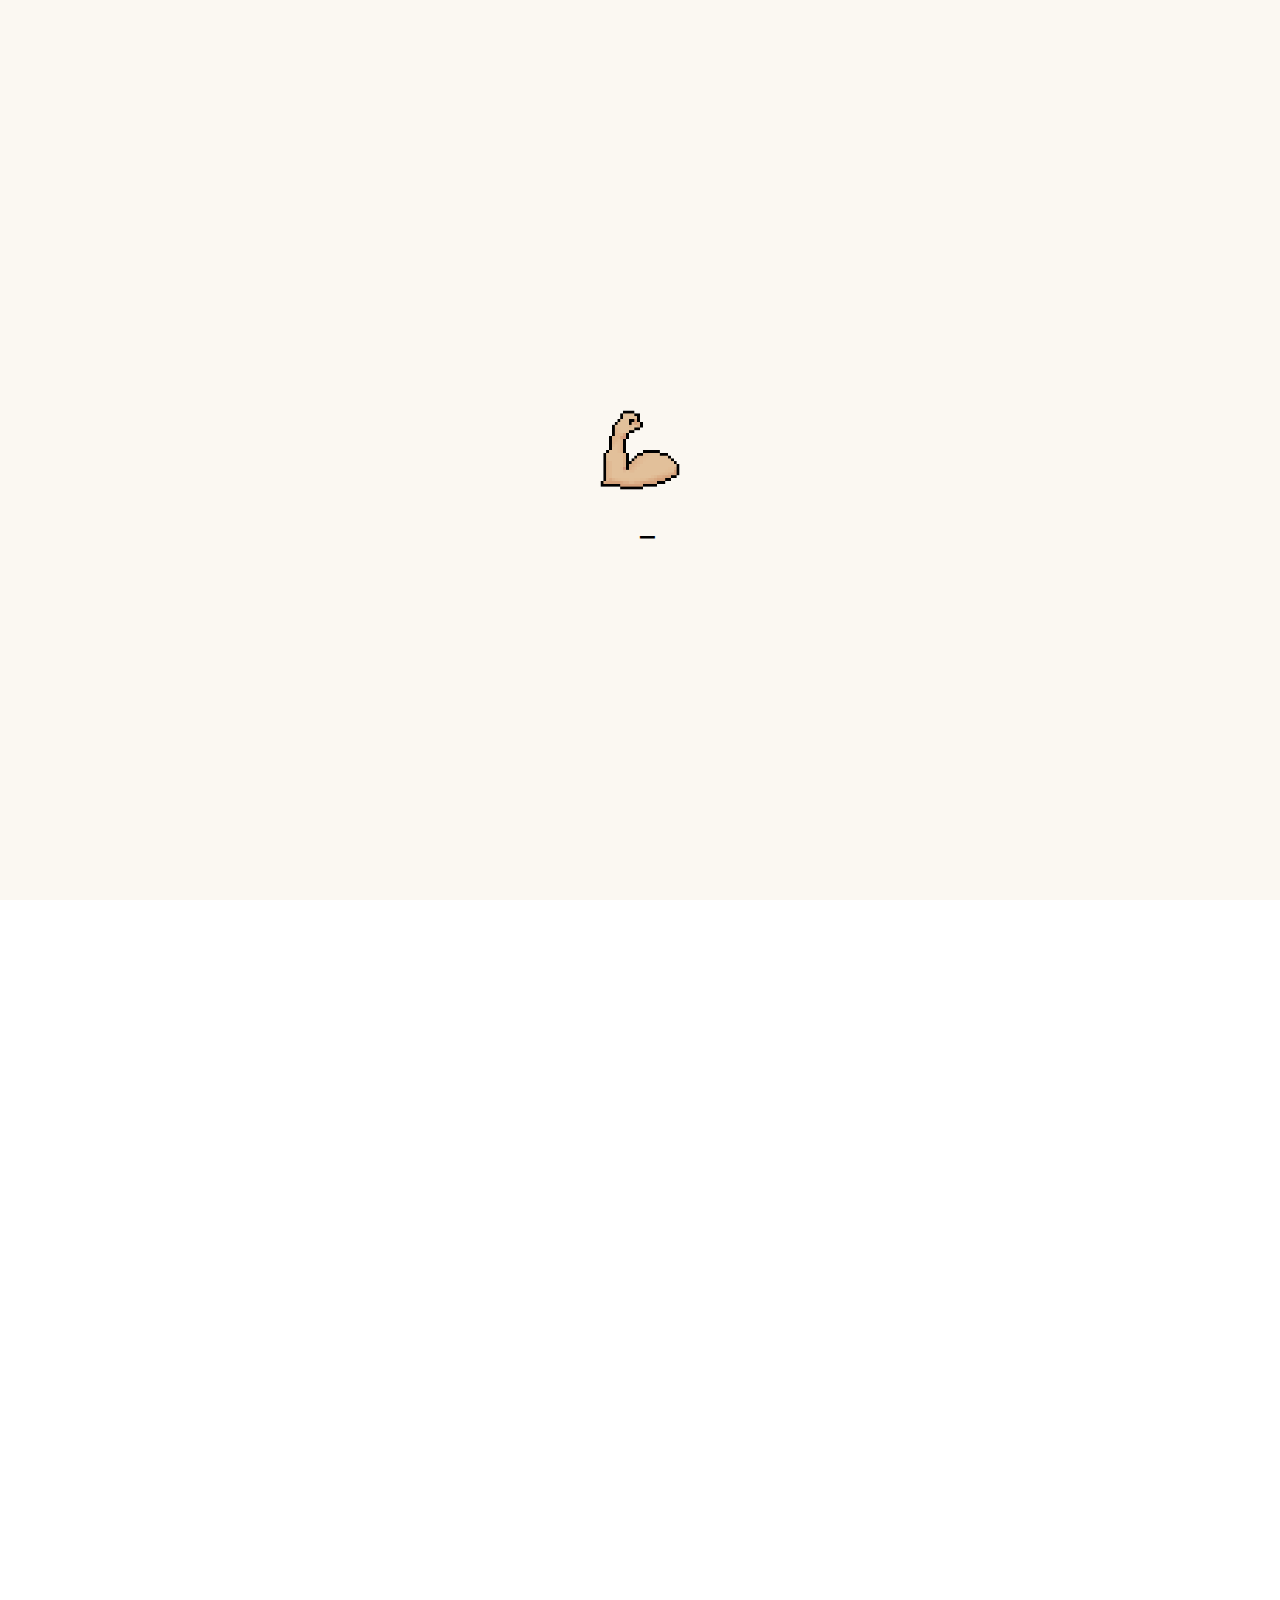
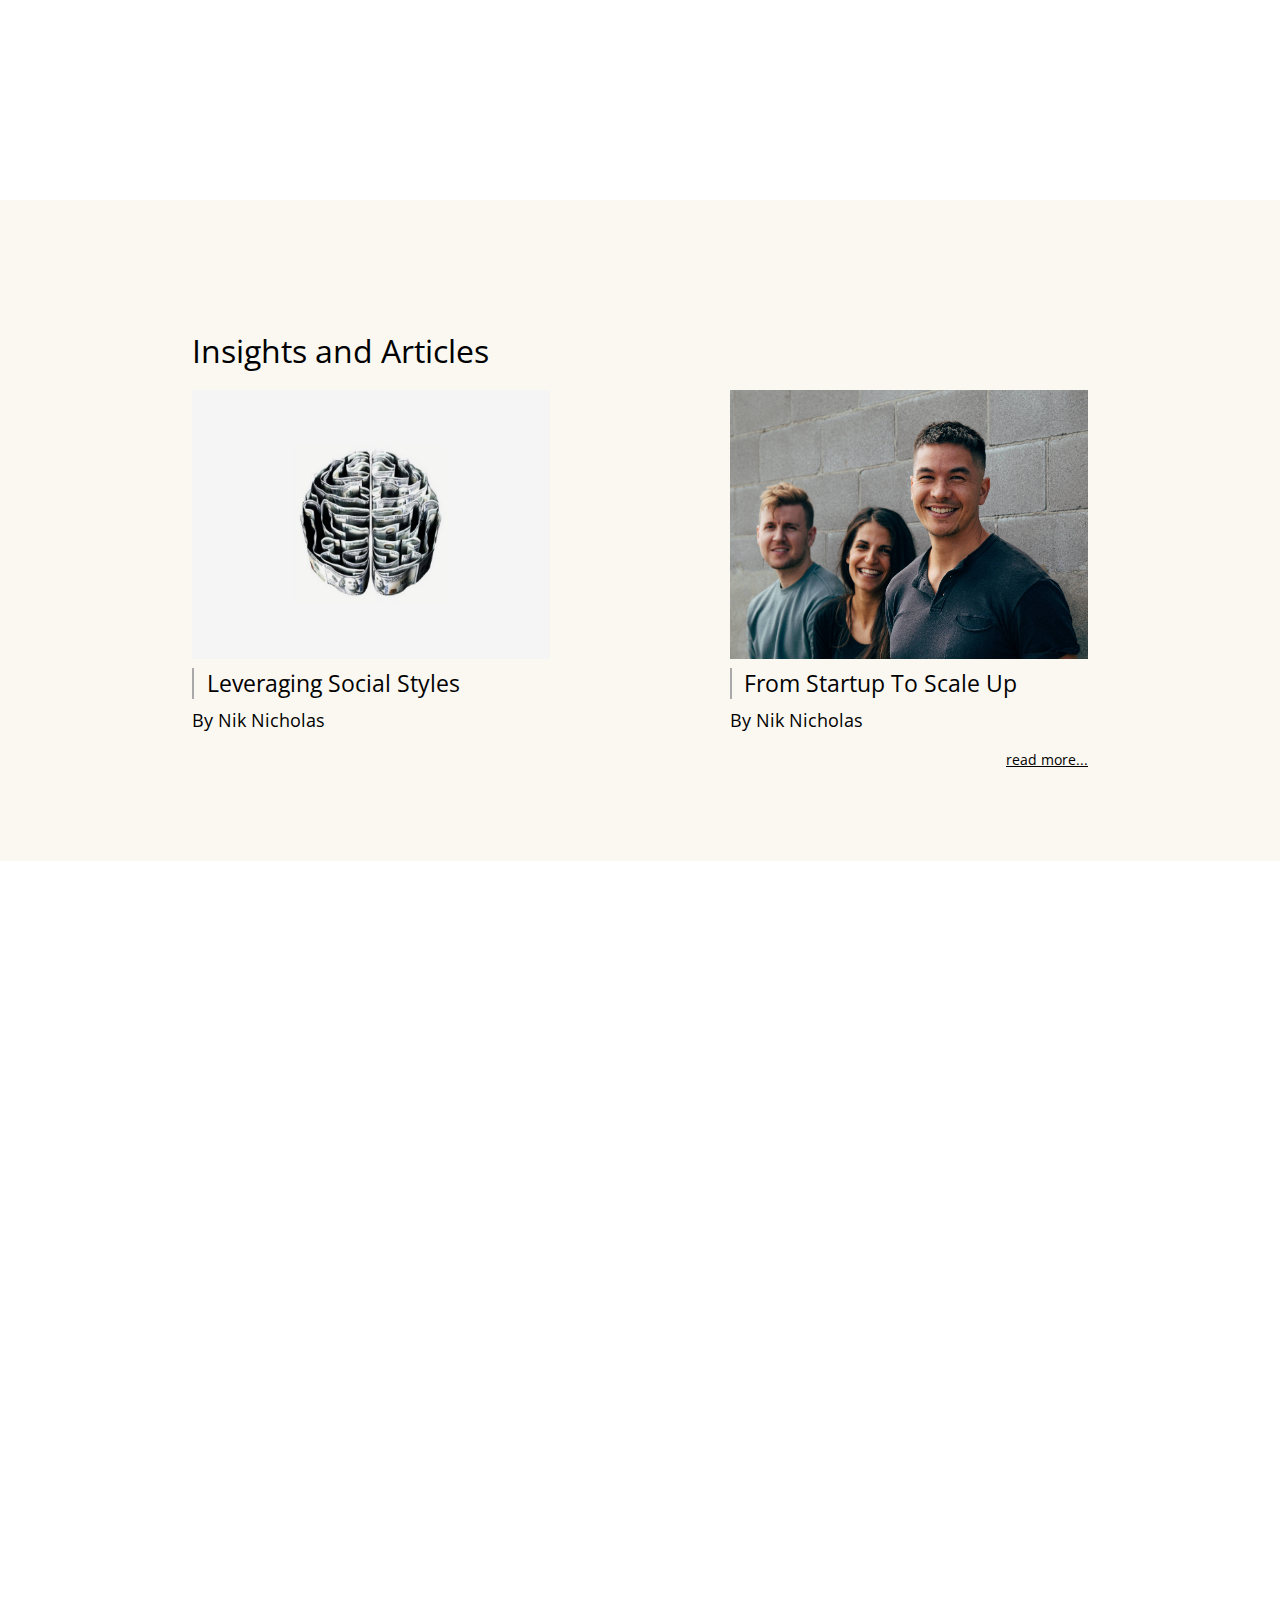
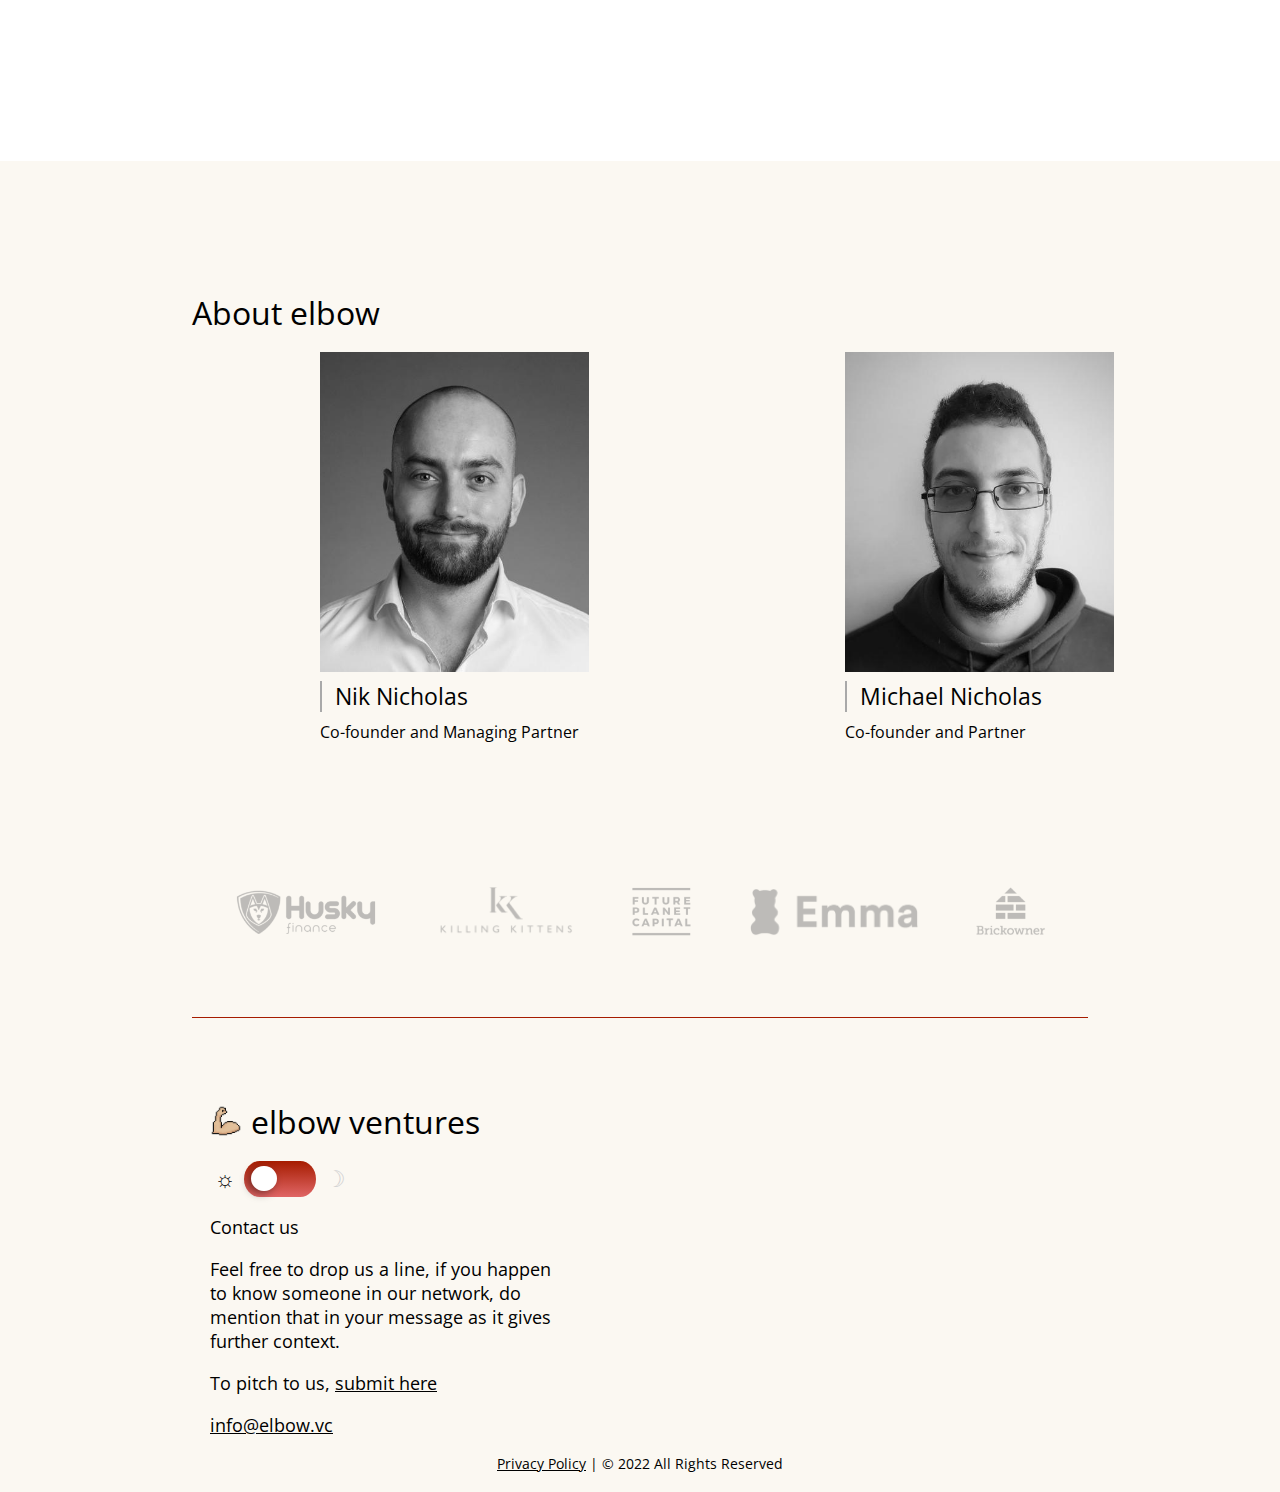
<file: index.html>
<!DOCTYPE html>
<html lang="en">
    <meta charset="UTF-8" />
    <head>
        <meta name="title" content="Home · Elbow Ventures" />
        <meta
            name="description"
            content="A london based venture firm with a simple philosophy. Invest in the people with the ideas and drive to make a change and build businesses to enact it"
        />
        <meta
            name="keywords"
            content="venture capital, angel investment, seed stage, advisor, board directors, family office, start up, accelerator, incubator, advisory, consulting, technology, pre seed, uk, london, vc, equity, scale ups, growth"
        />
        <meta name="robots" content="index, follow" />
        <meta http-equiv="Content-Type" content="text/html; charset=utf-8" />
        <meta name="language" content="English" />
        <link rel="preconnect" href="https://fonts.gstatic.com" />
        <link href="https://fonts.googleapis.com/css2?family=Open+Sans&display=swap" rel="stylesheet" />
        <link rel="stylesheet" href="index.css" />
        <script src="index.js"></script>
        <title>Elbow | Home</title>
        <link rel="apple-touch-icon" sizes="180x180" href="/apple-touch-icon.png" />
        <link rel="icon" type="image/png" sizes="32x32" href="/favicon-32x32.png" />
        <link rel="icon" type="image/png" sizes="16x16" href="/favicon-16x16.png" />
        <link rel="manifest" href="/site.webmanifest" />
        <!-- Global site tag (gtag.js) - Google Analytics -->
        <script async src="https://www.googletagmanager.com/gtag/js?id=G-R3YXQW97Y4"></script>
        <script>
            window.dataLayer = window.dataLayer || [];
            function gtag() {
                dataLayer.push(arguments);
            }
            gtag('js', new Date());

            gtag('config', 'G-R3YXQW97Y4');
        </script>
    </head>
    <body class="light">
        <div id="splash" class="page">
            <div id="title">
                <div id="mlogo" class="logo" frame="0">
                    <img class="frame0" src="imgs/Elbow logos/Biceps1.png" />
                    <img class="frame1" src="imgs/Elbow logos/Biceps2.png" />
                    <img class="frame2" src="imgs/Elbow logos/Biceps3.png" />
                </div>
                <div class="termtext"><span></span></div>
            </div>
        </div>
        <div id="philosophy" class="page">
            <div class="paragraphWrapper">
                <p>
                    <span
                        >Our investment philosophy is simple. We believe that with the right people, you can take any idea and build it into a success. We work
                        closely with those passionate to make a change and build businesses around ideas that have the potential enact it.</span
                    >
                </p>
                <p>
                    <span>Much like our founders who forge new paths and create new industries. We’re carving our own approach to venture.</span>
                </p>
            </div>
        </div>
        <div class="altpage">
            <div id="articles">
                <div>Insights and Articles</div>
                <div class="infoCards">
                    <div class="infoCard">
                        <a class="cardPic" href="https://nikn.medium.com/leveraging-social-styles-for-hockey-stick-growth-2b7d4e698f47" target="_blank">
                            <div class="cardImgWrapper">
                                <img
                                    src="imgs/leveraging social styles.jpg"
                                    width="400px"
                                    height="300px"
                                    alt="Leveraging Social Styles For Hockey Stick Growth"
                                />
                            </div>
                        </a>
                        <a class="cardHeading" href="https://nikn.medium.com/leveraging-social-styles-for-hockey-stick-growth-2b7d4e698f47" target="_blank"
                            >Leveraging Social Styles</a
                        >
                        <div class="cardSub">By Nik Nicholas</div>
                    </div>
                    <div class="infoCard">
                        <a class="cardPic" href="https://nikn.medium.com/from-startup-to-scale-up-3a8742552b1c" target="_blank">
                            <div class="cardImgWrapper">
                                <img src="imgs/insights 2.jpg" width="400px" height="300px" alt="From Startup To Scale Up" />
                            </div>
                        </a>
                        <a class="cardHeading" href="https://nikn.medium.com/from-startup-to-scale-up-3a8742552b1c" target="_blank">From Startup To Scale Up</a>
                        <div class="cardSub">By Nik Nicholas</div>
                    </div>
                </div>
                <a href="https://medium.com/@nikn">
                    <span class="readmore uli">read more...</span>
                </a>
            </div>
        </div>
        <div id="focus" class="page">
            <div class="paragraphWrapper">
                <p>
                    <span
                        >Our focus is global pre seed, pre-money, tech-enabled companies and web3 projects. We consider all types of deal flow and like to take
                        a hands on role.</span
                    >
                </p>
                <p>
                    <span
                        >Our venture studio also considers ideation stage projects where we can quickly and successfully turn ideas into working products. We
                        work closely with our studio companies helping you define and architect your offering and accelerate your growth, allowing you to
                        demonstrate value fast.</span
                    >
                </p>
            </div>
        </div>
        <div class="altpage">
            <div id="about">
                <div>About elbow</div>
                <div class="infoCards">
                    <div class="infoCard">
                        <div class="cardPic">
                            <div class="cardImgWrapper">
                                <img src="imgs/nikbw.jpg" width="450px" height="670px" />
                            </div>
                        </div>
                        <div class="cardHeading">Nik Nicholas</div>
                        <div class="cardSub">Co-founder and Managing Partner</div>
                        <div class="cardSocials">
                            <div class="social linkedin">
                                <img src="imgs/LinkdIn Social.png" />
                            </div>
                            <div class="social twitter">
                                <img src="imgs/Twitter Social Blue.png" />
                            </div>
                        </div>
                    </div>
                    <div class="infoCard">
                        <div class="cardPic">
                            <div class="cardImgWrapper">
                                <img id="michaelpic" src="imgs/michaelbw.jpg" width="450px" height="670px" />
                            </div>
                        </div>
                        <div class="cardHeading">Michael Nicholas</div>
                        <div class="cardSub">Co-founder and Partner</div>
                        <div class="cardSocials">
                            <div class="social git">
                                <img src="imgs/GitHub Social.png" />
                            </div>
                        </div>
                    </div>
                </div>
            </div>
            <div id="resources">
                <div>Resources</div>
                <div class="infoCards">
                    <div class="infoCard">
                        <div class="cardPic">
                            <div class="cardImgWrapper">
                                <img src="imgs/term sheet c.jpg" width="400px" height="300px" />
                            </div>
                        </div>
                        <div class="cardHeading">Term Sheet</div>
                    </div>
                    <div class="infoCard">
                        <div class="cardPic">
                            <div class="cardImgWrapper">
                                <img src="imgs/investment agreement c.jpg" width="400px" height="300px" />
                            </div>
                        </div>
                        <div class="cardHeading">Investment Agreement</div>
                    </div>
                    <div class="infoCard">
                        <div class="cardPic">
                            <div class="cardImgWrapper">
                                <img src="imgs/articles of association c.jpg" width="400px" height="300px" />
                            </div>
                        </div>
                        <div class="cardHeading">Articles of association</div>
                    </div>
                </div>
                <span class="readmore uli">see more...</span>
            </div>
            <div id="companies">
                <div class="compPic">
                    <img src="imgs/related1.png" />
                </div>
                <div class="compPic">
                    <img src="imgs/related2.png" />
                </div>
                <div class="compPic">
                    <img src="imgs/related3.png" />
                </div>
                <div class="compPic">
                    <img src="imgs/related4.png" />
                </div>
                <div class="compPic">
                    <img src="imgs/related5.png" />
                </div>
            </div>
            <div id="footer">
                <div id="ftitle">
                    <div id="flogo" class="logo" frame="0">
                        <img class="frame0" src="imgs/Elbow logos/Biceps1.png" />
                        <img class="frame1" src="imgs/Elbow logos/Biceps2.png" />
                        <img class="frame2" src="imgs/Elbow logos/Biceps3.png" />
                    </div>
                    <div>elbow ventures</div>
                </div>
                <div id="modeToggle">
                    <div class="sun">☼</div>
                    <div class="toggleTrolley">
                        <div class="toggleNodule"></div>
                    </div>
                    <div class="moon">☽</div>
                </div>
                <div class="ftext">Contact us</div>
                <div class="ftext">
                    Feel free to drop us a line, if you happen to know someone in our network, do mention that in your message as it gives further context.
                </div>
                <div class="ftext">
                    To pitch to us, <a href="https://forms.gle/ND2amMkRnFze1rFr7" target="_blank"><span class="uli">submit here</span></a>
                </div>
                <div class="ftext"><a href="mailto:info@elbow.vc" class="uli">info@elbow.vc</a></div>
                <div id="fsmall"><a class="uli" href="privacy policy.html">Privacy Policy</a> | &copy; 2022 All Rights Reserved</div>
            </div>
        </div>
    </body>
</html>
</file>
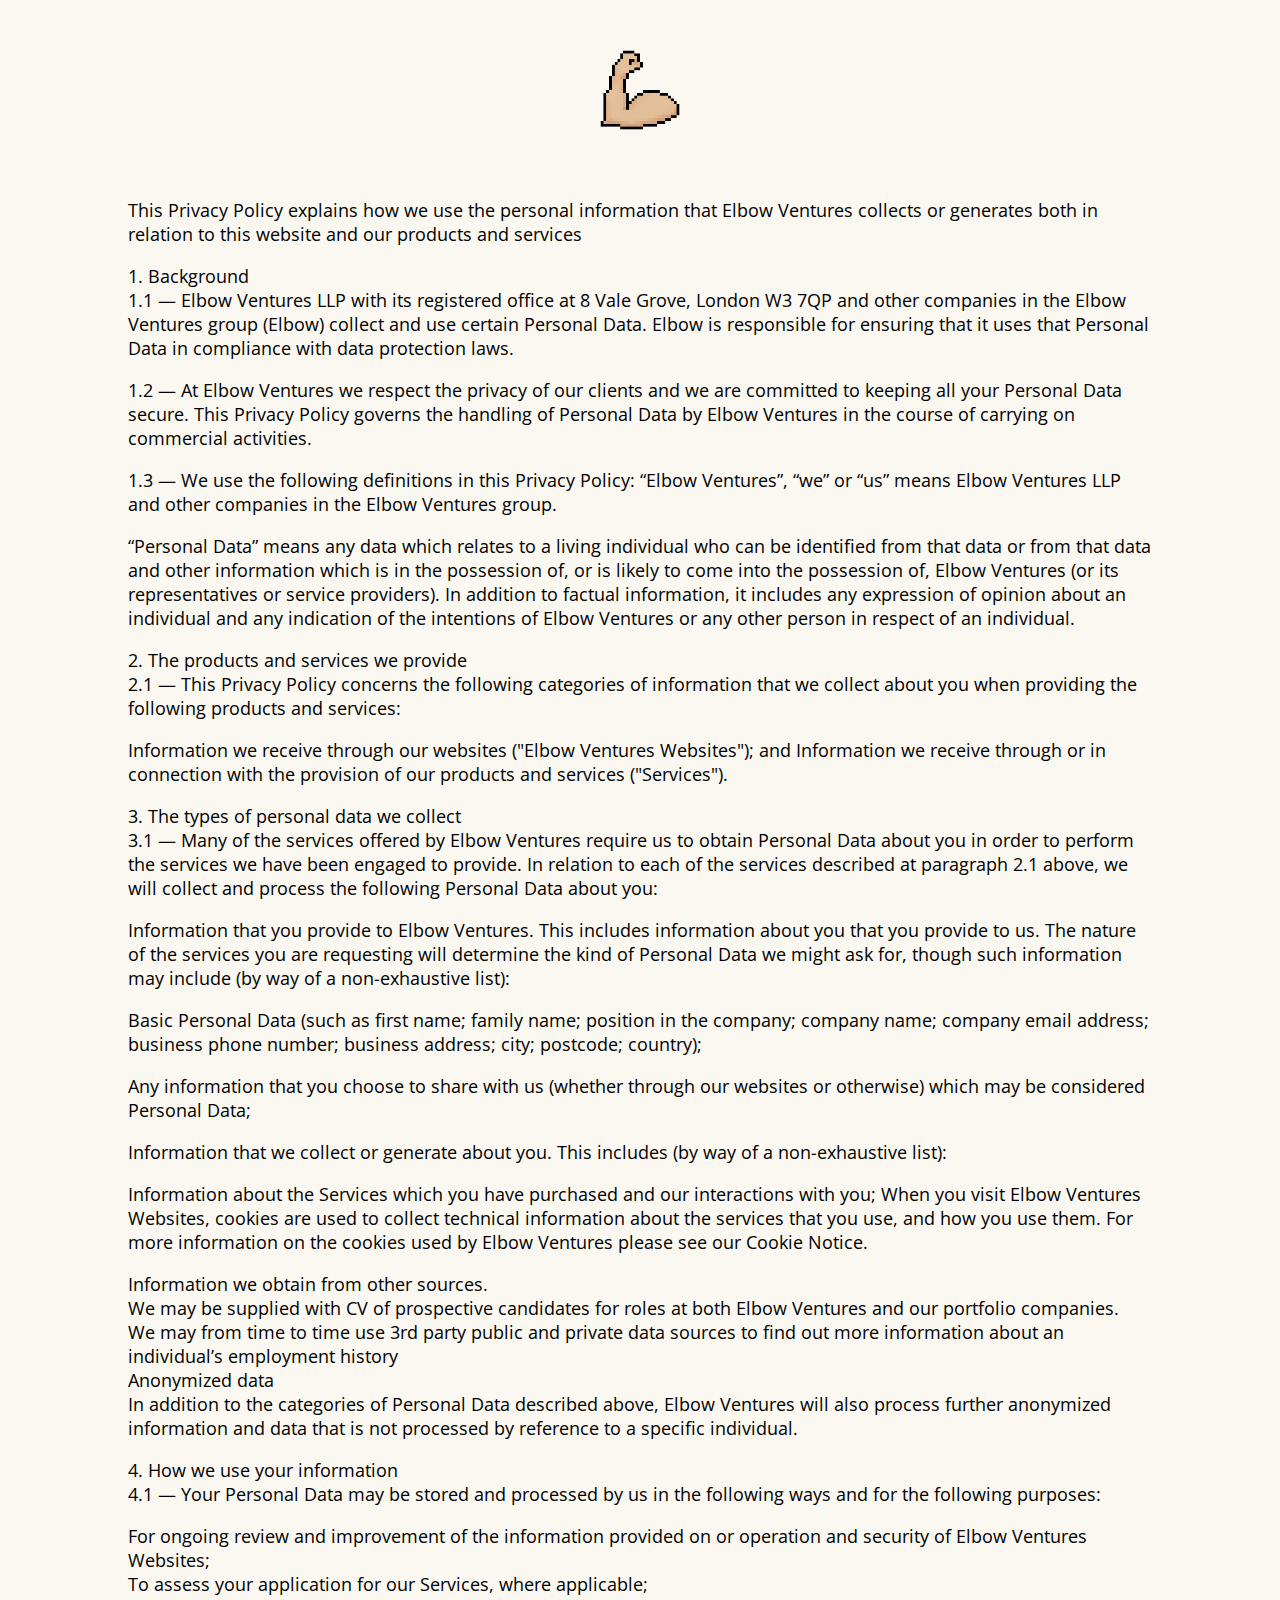
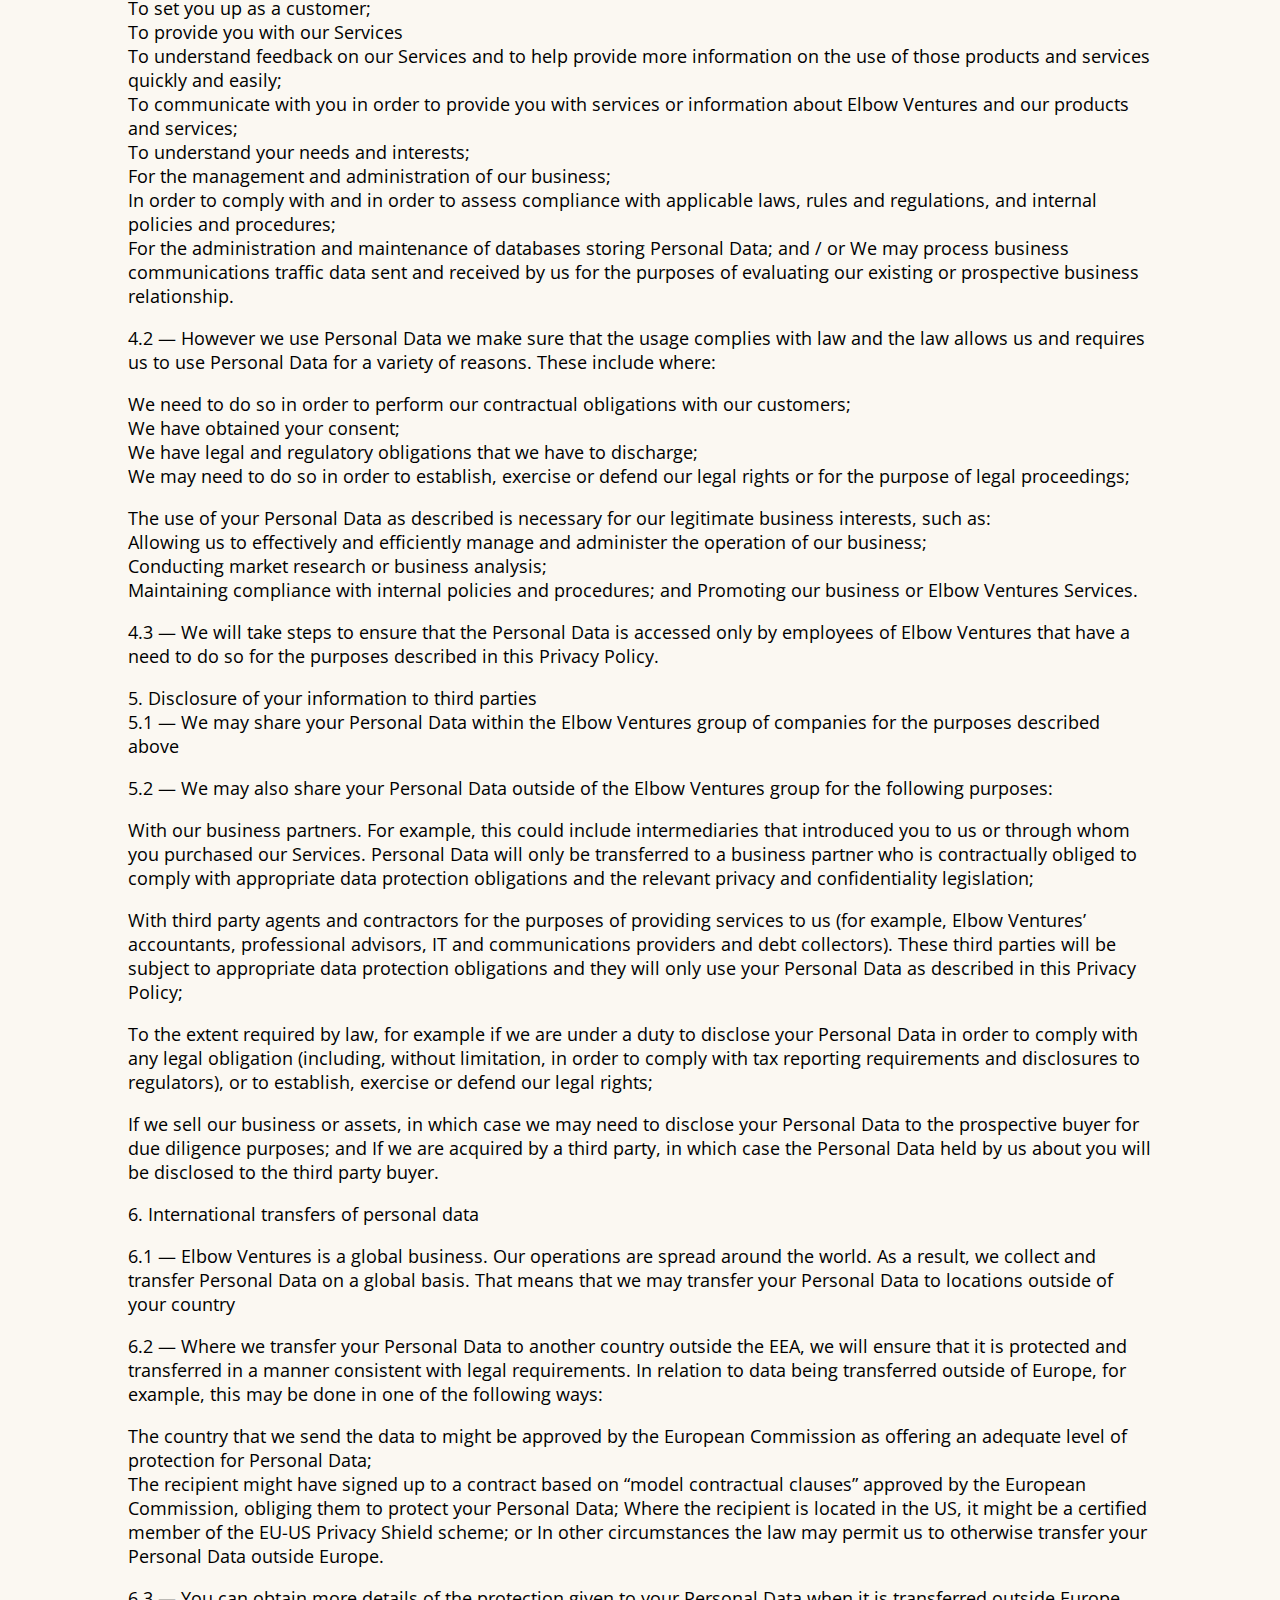
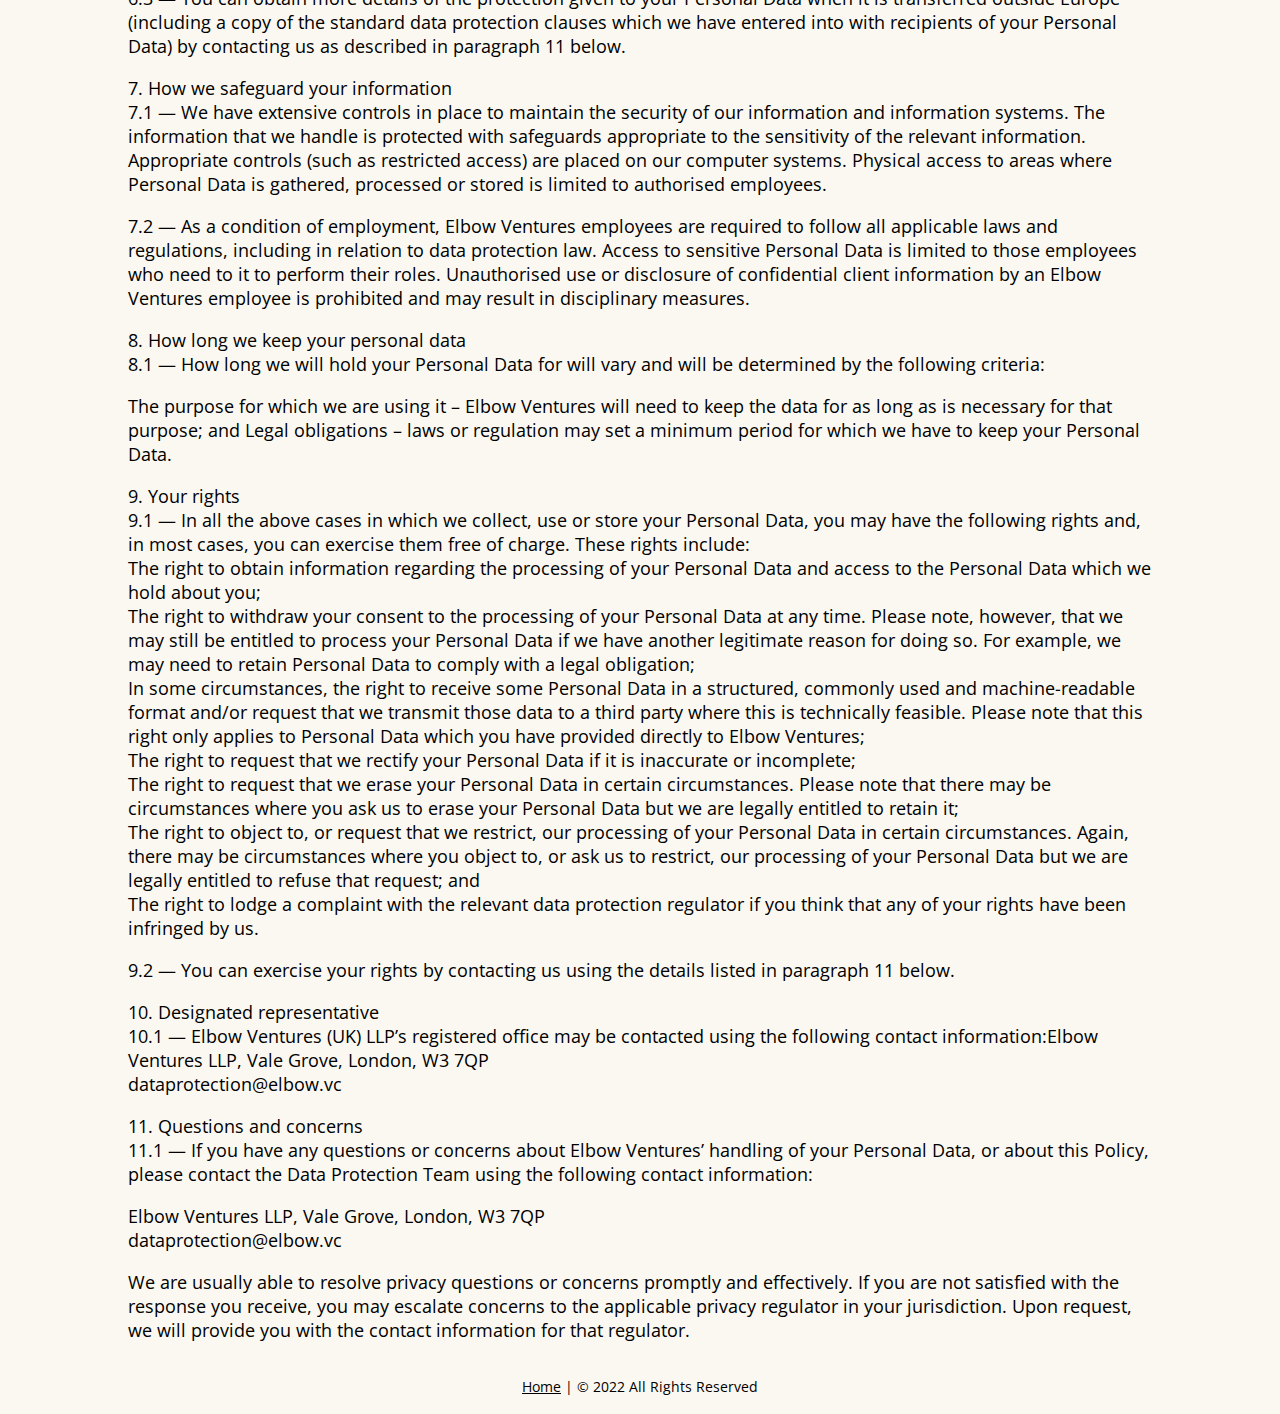
<file: privacy policy.html>
<!DOCTYPE html>
<html lang="en">
    <meta charset="UTF-8" />
    <head>
        <meta name="title" content="Privacy Policy · Elbow Ventures" />
        <meta
            name="description"
            content="A london based venture firm with a simple philosophy. Invest in the people with the ideas and drive to make a change and build businesses to enact it"
        />
        <meta
            name="keywords"
            content="venture capital, angel investment, seed stage, advisor, board directors, family office, start up, accelerator, incubator, advisory, consulting, technology, pre seed, uk, london, vc, equity, scale ups, growth"
        />
        <meta name="robots" content="index, follow" />
        <meta http-equiv="Content-Type" content="text/html; charset=utf-8" />
        <meta name="language" content="English" />
        <link rel="preconnect" href="https://fonts.gstatic.com" />
        <link href="https://fonts.googleapis.com/css2?family=Open+Sans&display=swap" rel="stylesheet" />
        <link rel="stylesheet" href="privacy policy.css" />
        <script src="privacy policy.js"></script>
        <title>Elbow | Privacy Policy</title>
        <link rel="apple-touch-icon" sizes="180x180" href="/apple-touch-icon.png" />
        <link rel="icon" type="image/png" sizes="32x32" href="/favicon-32x32.png" />
        <link rel="icon" type="image/png" sizes="16x16" href="/favicon-16x16.png" />
        <link rel="manifest" href="/site.webmanifest" />
        <!-- Global site tag (gtag.js) - Google Analytics -->
        <script async src="https://www.googletagmanager.com/gtag/js?id=G-R3YXQW97Y4"></script>
        <script>
            window.dataLayer = window.dataLayer || [];
            function gtag() {
                dataLayer.push(arguments);
            }
            gtag('js', new Date());

            gtag('config', 'G-R3YXQW97Y4');
        </script>
    </head>
    <body class="light">
        <a class="logo" frame="0" href="index.html">
            <img src="imgs/Elbow logos/Biceps1.png" />
        </a>
        <div id="privacy">
            <p>
                This Privacy Policy explains how we use the personal information that Elbow Ventures collects or generates both in relation to this website and
                our products and services
            </p>
            <p>
                1. Background
                <br />
                1.1 — Elbow Ventures LLP with its registered office at 8 Vale Grove, London W3 7QP and other companies in the Elbow Ventures group (Elbow)
                collect and use certain Personal Data. Elbow is responsible for ensuring that it uses that Personal Data in compliance with data protection
                laws.
            </p>
            <p>
                1.2 — At Elbow Ventures we respect the privacy of our clients and we are committed to keeping all your Personal Data secure. This Privacy Policy
                governs the handling of Personal Data by Elbow Ventures in the course of carrying on commercial activities.
            </p>
            <p>
                1.3 — We use the following definitions in this Privacy Policy: “Elbow Ventures”, “we” or “us” means Elbow Ventures LLP and other companies in
                the Elbow Ventures group.
            </p>
            <p>
                “Personal Data” means any data which relates to a living individual who can be identified from that data or from that data and other information
                which is in the possession of, or is likely to come into the possession of, Elbow Ventures (or its representatives or service providers). In
                addition to factual information, it includes any expression of opinion about an individual and any indication of the intentions of Elbow
                Ventures or any other person in respect of an individual.
            </p>
            <p>
                2. The products and services we provide
                <br />
                2.1 — This Privacy Policy concerns the following categories of information that we collect about you when providing the following products and
                services:
            </p>
            <p>
                Information we receive through our websites ("Elbow Ventures Websites"); and Information we receive through or in connection with the provision
                of our products and services ("Services").
            </p>
            <p>
                3. The types of personal data we collect
                <br />
                3.1 — Many of the services offered by Elbow Ventures require us to obtain Personal Data about you in order to perform the services we have been
                engaged to provide. In relation to each of the services described at paragraph 2.1 above, we will collect and process the following Personal
                Data about you:
            </p>
            <p>
                Information that you provide to Elbow Ventures. This includes information about you that you provide to us. The nature of the services you are
                requesting will determine the kind of Personal Data we might ask for, though such information may include (by way of a non-exhaustive list):
            </p>
            <p>
                Basic Personal Data (such as first name; family name; position in the company; company name; company email address; business phone number;
                business address; city; postcode; country);
            </p>
            <p>Any information that you choose to share with us (whether through our websites or otherwise) which may be considered Personal Data;</p>
            <p>Information that we collect or generate about you. This includes (by way of a non-exhaustive list):</p>
            <p>
                Information about the Services which you have purchased and our interactions with you; When you visit Elbow Ventures Websites, cookies are used
                to collect technical information about the services that you use, and how you use them. For more information on the cookies used by Elbow
                Ventures please see our Cookie Notice.
            </p>
            <p>
                Information we obtain from other sources.
                <br />
                We may be supplied with CV of prospective candidates for roles at both Elbow Ventures and our portfolio companies.
                <br />
                We may from time to time use 3rd party public and private data sources to find out more information about an individual’s employment history
                <br />
                Anonymized data
                <br />
                In addition to the categories of Personal Data described above, Elbow Ventures will also process further anonymized information and data that is
                not processed by reference to a specific individual.
            </p>
            <p>
                4. How we use your information
                <br />
                4.1 — Your Personal Data may be stored and processed by us in the following ways and for the following purposes:
            </p>
            <p>
                For ongoing review and improvement of the information provided on or operation and security of Elbow Ventures Websites;
                <br />
                To assess your application for our Services, where applicable;
                <br />
                To set you up as a customer;
                <br />
                To provide you with our Services
                <br />
                To understand feedback on our Services and to help provide more information on the use of those products and services quickly and easily;
                <br />
                To communicate with you in order to provide you with services or information about Elbow Ventures and our products and services;
                <br />
                To understand your needs and interests;
                <br />
                For the management and administration of our business;
                <br />
                In order to comply with and in order to assess compliance with applicable laws, rules and regulations, and internal policies and procedures;
                <br />
                For the administration and maintenance of databases storing Personal Data; and / or We may process business communications traffic data sent and
                received by us for the purposes of evaluating our existing or prospective business relationship.
            </p>
            <p>
                4.2 — However we use Personal Data we make sure that the usage complies with law and the law allows us and requires us to use Personal Data for
                a variety of reasons. These include where:
            </p>
            <p>
                We need to do so in order to perform our contractual obligations with our customers;
                <br />
                We have obtained your consent;
                <br />
                We have legal and regulatory obligations that we have to discharge;
                <br />
                We may need to do so in order to establish, exercise or defend our legal rights or for the purpose of legal proceedings;
            </p>
            <p>
                The use of your Personal Data as described is necessary for our legitimate business interests, such as:
                <br />
                Allowing us to effectively and efficiently manage and administer the operation of our business;
                <br />
                Conducting market research or business analysis;
                <br />
                Maintaining compliance with internal policies and procedures; and Promoting our business or Elbow Ventures Services.
            </p>
            <p>
                4.3 — We will take steps to ensure that the Personal Data is accessed only by employees of Elbow Ventures that have a need to do so for the
                purposes described in this Privacy Policy.
            </p>
            <p>
                5. Disclosure of your information to third parties
                <br />
                5.1 — We may share your Personal Data within the Elbow Ventures group of companies for the purposes described above
            </p>
            <p>5.2 — We may also share your Personal Data outside of the Elbow Ventures group for the following purposes:</p>
            <p>
                With our business partners. For example, this could include intermediaries that introduced you to us or through whom you purchased our Services.
                Personal Data will only be transferred to a business partner who is contractually obliged to comply with appropriate data protection obligations
                and the relevant privacy and confidentiality legislation;
            </p>
            <p>
                With third party agents and contractors for the purposes of providing services to us (for example, Elbow Ventures’ accountants, professional
                advisors, IT and communications providers and debt collectors). These third parties will be subject to appropriate data protection obligations
                and they will only use your Personal Data as described in this Privacy Policy;
            </p>
            <p>
                To the extent required by law, for example if we are under a duty to disclose your Personal Data in order to comply with any legal obligation
                (including, without limitation, in order to comply with tax reporting requirements and disclosures to regulators), or to establish, exercise or
                defend our legal rights;
            </p>
            <p>
                If we sell our business or assets, in which case we may need to disclose your Personal Data to the prospective buyer for due diligence purposes;
                and If we are acquired by a third party, in which case the Personal Data held by us about you will be disclosed to the third party buyer.
            </p>
            <p>6. International transfers of personal data</p>
            <p>
                6.1 — Elbow Ventures is a global business. Our operations are spread around the world. As a result, we collect and transfer Personal Data on a
                global basis. That means that we may transfer your Personal Data to locations outside of your country
            </p>
            <p>
                6.2 — Where we transfer your Personal Data to another country outside the EEA, we will ensure that it is protected and transferred in a manner
                consistent with legal requirements. In relation to data being transferred outside of Europe, for example, this may be done in one of the
                following ways:
            </p>
            <p>
                The country that we send the data to might be approved by the European Commission as offering an adequate level of protection for Personal Data;
                <br />
                The recipient might have signed up to a contract based on “model contractual clauses” approved by the European Commission, obliging them to
                protect your Personal Data; Where the recipient is located in the US, it might be a certified member of the EU-US Privacy Shield scheme; or In
                other circumstances the law may permit us to otherwise transfer your Personal Data outside Europe.
            </p>
            <p>
                6.3 — You can obtain more details of the protection given to your Personal Data when it is transferred outside Europe (including a copy of the
                standard data protection clauses which we have entered into with recipients of your Personal Data) by contacting us as described in paragraph 11
                below.
            </p>
            <p>
                7. How we safeguard your information
                <br />
                7.1 — We have extensive controls in place to maintain the security of our information and information systems. The information that we handle is
                protected with safeguards appropriate to the sensitivity of the relevant information. Appropriate controls (such as restricted access) are
                placed on our computer systems. Physical access to areas where Personal Data is gathered, processed or stored is limited to authorised
                employees.
            </p>
            <p>
                7.2 — As a condition of employment, Elbow Ventures employees are required to follow all applicable laws and regulations, including in relation
                to data protection law. Access to sensitive Personal Data is limited to those employees who need to it to perform their roles. Unauthorised use
                or disclosure of confidential client information by an Elbow Ventures employee is prohibited and may result in disciplinary measures.
            </p>
            <p>
                8. How long we keep your personal data
                <br />
                8.1 — How long we will hold your Personal Data for will vary and will be determined by the following criteria:
            </p>
            <p>
                The purpose for which we are using it – Elbow Ventures will need to keep the data for as long as is necessary for that purpose; and Legal
                obligations – laws or regulation may set a minimum period for which we have to keep your Personal Data.
            </p>
            <p>
                9. Your rights
                <br />
                9.1 — In all the above cases in which we collect, use or store your Personal Data, you may have the following rights and, in most cases, you can
                exercise them free of charge. These rights include:
                <br />
                The right to obtain information regarding the processing of your Personal Data and access to the Personal Data which we hold about you;
                <br />
                The right to withdraw your consent to the processing of your Personal Data at any time. Please note, however, that we may still be entitled to
                process your Personal Data if we have another legitimate reason for doing so. For example, we may need to retain Personal Data to comply with a
                legal obligation;
                <br />
                In some circumstances, the right to receive some Personal Data in a structured, commonly used and machine-readable format and/or request that we
                transmit those data to a third party where this is technically feasible. Please note that this right only applies to Personal Data which you
                have provided directly to Elbow Ventures;
                <br />
                The right to request that we rectify your Personal Data if it is inaccurate or incomplete;
                <br />
                The right to request that we erase your Personal Data in certain circumstances. Please note that there may be circumstances where you ask us to
                erase your Personal Data but we are legally entitled to retain it;
                <br />
                The right to object to, or request that we restrict, our processing of your Personal Data in certain circumstances. Again, there may be
                circumstances where you object to, or ask us to restrict, our processing of your Personal Data but we are legally entitled to refuse that
                request; and
                <br />
                The right to lodge a complaint with the relevant data protection regulator if you think that any of your rights have been infringed by us.
            </p>
            <p>9.2 — You can exercise your rights by contacting us using the details listed in paragraph 11 below.</p>
            <p>
                10. Designated representative
                <br />
                10.1 — Elbow Ventures (UK) LLP’s registered office may be contacted using the following contact information:Elbow Ventures LLP, Vale Grove,
                London, W3 7QP
                <br />
                dataprotection@elbow.vc
            </p>
            <p>
                11. Questions and concerns
                <br />
                11.1 — If you have any questions or concerns about Elbow Ventures’ handling of your Personal Data, or about this Policy, please contact the Data
                Protection Team using the following contact information:
            </p>
            <p>
                Elbow Ventures LLP, Vale Grove, London, W3 7QP
                <br />
                dataprotection@elbow.vc
            </p>
            <p>
                We are usually able to resolve privacy questions or concerns promptly and effectively. If you are not satisfied with the response you receive,
                you may escalate concerns to the applicable privacy regulator in your jurisdiction. Upon request, we will provide you with the contact
                information for that regulator.
            </p>
        </div>
        <div id="fsmall"><a class="uli" href="index.html">Home</a> | &copy; 2022 All Rights Reserved</div>
    </body>
</html>
</file>
<file: index.css>
.light{
    --main: #fbf8f2;
    --off: black;
    --neutral1: white;
    --alternate: #a61c00;
    --neutral2: darkgrey;
    --shadow: #1e1527;
    --compl: #0DA898;
    --comp2: white;
}

.dark{
    /* --main: #11051B; */
    --main: #100818;
    --off: white;
    /* --neutral1: #0A0310; */
    --neutral1: #1e1527;
    --alternate: #a61c00;
    --neutral2: lightgrey;
    /* --shadow: #decbf1; */
    --shadow: #1e1527;
    --compl: #008AA6;
    --comp2: white;
}

body{
    margin: 0;
    font-family: 'open sans', sans-serif;
    width: 100vw;
    overflow-x: hidden;
    color: var(--off);
}

.page{
    height: 100vh;
    display: flex;
    flex-direction: column;
    justify-content: center;
    align-items: center;
    background-color: var(--neutral1);
}

#splash{
    background-color: var(--main);
    font-size: 4vh;
    font-weight: bold;
}

#title{
    display: flex;
    flex-direction: column;
    justify-content: center;
    align-items: center;
    user-select: none;
}

#title .termtext, #title .termover{
    max-width: 20vh;
    text-align: center;
}

.termtext > span{
    white-space: pre-wrap;
}

.termtext > span::after{
    content: "_";
    animation: flash 0.8s linear;
    animation-iteration-count: infinite;
    /* margin-left: 1vh; */
    position: absolute;
}

.termover > span{
    position: relative;
}

.termover > span::after{
    content: "▶";
    margin-left: 1vh;
    position: absolute;
    font-size: 2.5vh;
    top: 62%;
    cursor: pointer;
    user-select: none;
    color: var(--alternate);
}

@keyframes flash{
    0%{opacity: 1;}
    49.9%{opacity: 1;}
    50%{opacity: 0;}
    99.9%{opacity: 0;}
}

.logo > img{
    height: 10vh;
    width: 10vh;
    object-fit: contain;
    display: none;
    cursor: pointer;
}

.logo[frame = "0"] > .frame0{
    display: block;
}

.logo[frame = "1"] > .frame1{
    display: block;
}

.logo[frame = "2"] > .frame2{
    display: block;
}

#philosophy{
    background-color: var(--neutral1);
}

.paragraphWrapper{
    display: flex;
    flex-direction: column;
    align-items: center;
    justify-content: center;
    height: 80vh;
    width: 70vw;
    font-size: 3.5vh;
    font-weight: 500;
    transition: transform 0.5s ease-in, opacity 0.5s ease-in;
    opacity: 0;
}

.paragraphWrapper.moveup{
    transform: translateY(-50px);
}

.paragraphWrapper.movedown{
    transform: translateY(50px);
}

.paragraphWrapper.fadein{
    transform: translateY(0px);
    opacity: 1;
}

.paragraphWrapper span::selection{
    background-color: var(--compl);
    color: var(--comp2);
}

.uli{
    text-decoration: underline;
}

.uli:hover{
    text-decoration-color: var(--alternate);
    cursor: pointer;
}

.infoCards{
    display: flex;
    justify-content: space-between;
    align-items: center;
    width: 70vw;
    margin: 2vh 0;
}

.infoCard{
    display: flex;
    flex-direction: column;
    justify-content: center;
    align-items: baseline;
    width: 28vw;
}

.infoCard a{
    text-decoration: none;
}

.cardPic{
    width: 28vw;
    height: 21vw;
    display: flex;
    align-items: center;
    justify-content: center;
    overflow: hidden;
}

.cardImgWrapper{
    height: 100%;
    width: 100%;
    transition: transform 0.2s ease;
    transform: scale(1.35);
    display: flex;
    justify-content: center;
    align-self: center;
}

.cardPic:hover .cardImgWrapper{
    transform: scale(1.3);
}

.cardImgWrapper > img{
    height: 100%;
    width: 100%;
    object-fit: contain;
}

.cardHeading{
    font-size: 2.5vh;
    margin: 1vh 0;
    border-left: 2px solid var(--neutral2);
    padding-left: 1vw;
    transition: border ease-in-out 0.2s;
}

.cardHeading:hover{
    border-left: 10px solid var(--alternate);
}


.cardSub{
    font-size: 2vh;
}

.cardSocials{
    margin: 1vh 0;
    display: none;
    align-items: center;
    justify-content: space-evenly;
}

.social > img{
    height: 32px;
    width: 32px;
    object-fit: contain;
}

.social{
    margin: 0px 5px;
    max-height: 32px;
}

#about .infoCards{
    justify-content: space-evenly;
}

#about .infoCard{
    width: 21vw;
    margin: 0 10vw;
    cursor: default;
}

#about .cardPic{
    width: 21vw;
    height: 25vw;
}

#about .cardSub{
    font-size: 1.8vh;
}

#about img{
    transform: translateY(10%);
}

#michaelpic{
    transform: translateY(0%) scale(.95) !important;
}

.readmore{
    align-self: flex-end;
    font-size: 1.6vh;
    float: right;
}

.altpage{
    padding: 0.1vw 15vw;
    background-color: var(--main);
    font-size: 3vh;
    align-items: baseline;
}

.altpage > div{
    margin: 10vw 0;
}

.altpage > div > div:first-child{
    font-size: 3.5vh;
}

#about .cardHeading:hover{
    border-left: 2px solid var(--neutral2);
}

#about .social{
    cursor: pointer;
}

body.dark .social.git > img{
    content:url(imgs/GitHub\ Social\ Dark.png)
}

#resources{
    display: none;
}

#resources .infoCard{
    width: 20vw;
}

#resources .cardPic{
    width: 20vw;
    height: 15vw;
}

#resources .cardHeading{
    white-space: nowrap;
}

#companies{
    display: flex;
    align-items: center;
    justify-content: space-evenly;
    margin-bottom: 5vw;
    user-select: none;
}

.compPic{
    margin: 1.2vw;
    height: 4vw;
    display: flex;
    align-items: center;
    justify-content: center;
    overflow: hidden;
}

.compPic > img{
    height: 100%;
    width: 100%;
    object-fit: contain;
    pointer-events: none;
}

#footer{
    border-top: 1px solid var(--alternate);
    margin-bottom: 2vh;
    margin-top: 5vw;
    padding-top: 5vw;
}

#footer > div{
    margin: 2vh;
    max-width: 40%;
}

#fsmall{
    font-size: 1.5vh;
    align-self: center;
    max-width: 100% !important;
    text-align: center;
}

#modeToggle{
    display: flex;
    align-items: center;
    justify-content: flex-start;
    user-select: none;
}

#modeToggle > div{
    margin: 0 0.5vh;
    font-size: 2.5vh;
}

body.dark .sun{
    color: darkslategrey !important;
}

body.light .moon{
    color: lightgrey !important;
}

.toggleTrolley{
    width: 8vh;
    height: 4vh;
    border-radius: 22%/50%;
    background: linear-gradient(180deg, rgba(166,28,0,1) 0%, rgba(224,102,102,1) 100%);
    display: flex;
    align-items: center;
    justify-content: flex-start;
    cursor: pointer;
}

.toggleTrolley.on .toggleNodule{
    transform: translateX(3.8vh);
}

.toggleNodule{
    height: 2.8vh;
    width: 2.8vh;
    border-radius: 50%;
    background-color: white;
    margin: .8vh;
    box-shadow: -3px 3px 8px rgb(0 0 0 / 40%);
    transition: transform 0.2s;
}

.ftext{
    font-size: 2vh;
}

#ftitle{
    display: flex;
    justify-content: flex-start;
    align-items: center;
}

#flogo{
    margin-right: 1vh;
}

#flogo > img{
    height: 3.5vh;
    width: 3.5vh;
}

a{
    color: var(--off);
    text-decoration: none;
}

@media only screen and (orientation: portrait){
    #title .termtext, #title .termover {
        max-width: initial;
        height: 8vh;
    }

    .paragraphWrapper > p{
        text-align: center;
    }

    .altpage > div{
        margin: 10vh 0;
    }

    .altpage > div > div:first-child{
        text-align: center;
    }

    .infoCards{
        flex-direction: column;
        width: 100%;
    }
    
    .infoCard{
        width: 64vw;
        margin: 4vh 0;
    }

    #about .infoCard{
        width: 63vw;
        margin: 4vh 0;
    }
    
    .cardPic{
        width: 64vw;
        height: 48vw;
    }

    #about .cardPic{
        width: 63vw;
        height: 75vw;
    }

    #fsmall{
        margin: 5vh 0 !important;
    }
}

@media only screen and (orientation: portrait) and (max-device-width: 1024px){
    #title .termtext, #title .termover {
        width: 25vw;
    }

    .paragraphWrapper{
        font-size: 4vw;
    }

    .altpage > div > div:first-child{
        font-size: 4vh;
    }

    #footer > div{
        max-width: 80%;
    }

    #fsmall{
        font-size: 1.25vh;
    }
}

@media only screen and (orientation: portrait) and (max-device-width: 480px){
    #title .termtext, #title .termover {
        width: 50vw;
    }

    .paragraphWrapper{
        font-size: 5vw;
    }

    .altpage > div > div:first-child{
        font-size: 3vh;
    }

    .cardHeading{
        font-size: 2vh;
        padding-left: 2vw;
    }

    .cardSub{
        font-size: 1.75vh;
    }

    #footer > div{
        max-width: 100%;
    }

    .ftext{
        font-size: 0.75vh;
    }

    #fsmall{
        font-size: 0.5vh;
    }
}
</file>
<file: privacy policy.css>
.light{
    --main: #fbf8f2;
    --off: black;
    --alternate: #a61c00;
}

.dark{
    --main: #100818;
    --off: white;
    --alternate: #a61c00;
}

body{
    margin: 0;
    font-family: 'open sans', sans-serif;
    width: 100vw;
    overflow-x: hidden;
    color: var(--off);
    display: flex;
    flex-direction: column;
    align-items: center;
    background-color: var(--main);
    font-size: 2vh;
}

.logo{
    margin: 5vh;
}

.logo > img{
    height: 10vh;
    width: 10vh;
    object-fit: contain;
    display: block;
    cursor: pointer;
}

#privacy{
    width: 80%;
}

#fsmall{
    font-size: 1.5vh;
    align-self: center;
    max-width: 100% !important;
    text-align: center;
    margin: 2vh;
}

.uli{
    text-decoration: underline;
    color: var(--off);
}

.uli:hover{
    text-decoration-color: var(--alternate);
    cursor: pointer;
}
</file>
